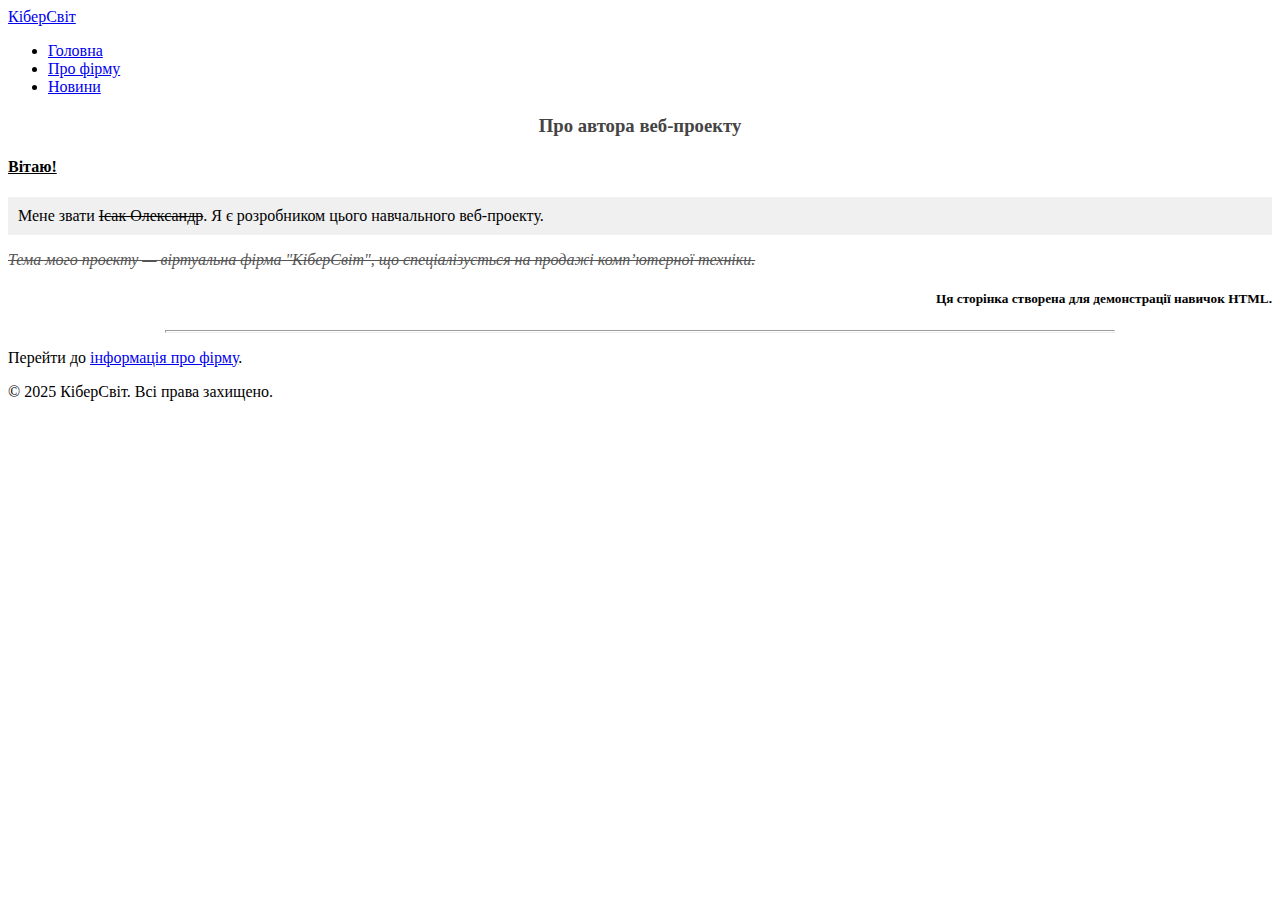
<file: index.html>
<!DOCTYPE html>
<html lang="uk">

<head>
    <meta charset="UTF-8">
    <meta name="viewport" content="width=device-width, initial-scale=1.0">
    <meta name="author" content="Ісак Олександр">
    <title>Сторінка автора</title>
</head>

<body>
    <header class="header">
        <a href="index.html" class="header-logo">КіберСвіт</a>
        <nav class="main-nav">
            <ul>
                <li><a href="index.html">Головна</a></li>
                <li><a href="company.html">Про фірму</a></li>
                <li><a href="news.html" class="active">Новини</a></li>
            </ul>
        </nav>

        <h3 style="font-family: 'Times New Roman', serif; color: #444;" dir="auto" align="center">
            Про автора веб-проекту
        </h3>
    </header>

    <main>
        <h4 align="left" style="text-decoration: underline;" title="Привітання від автора">
            Вітаю!
        </h4>

        <p style="background-color: #f0f0f0; padding: 10px;" dir="ltr" align="left">
            Мене звати
            <strike id="author-name" title="Ім'я автора" lang="uk-UA">Ісак Олександр</strike>.
            Я є розробником цього навчального веб-проекту.
        </p>

        <s dir="ltr" class="project-theme" style="color: #555; font-style: italic;">
            Тема мого проекту — віртуальна фірма "КіберСвіт", що спеціалізується на продажі комп’ютерної техніки.
        </s>

        <h5 title="Інформація про сторінку" align="right" id="page-info">
            Ця сторінка створена для демонстрації навичок HTML.
        </h5>

        <br title="Розрив рядка" class="hidden-break" style="display: none;">

        <hr width="75%" size="3" align="center">

        <nav>
            <p>Перейти до <a href="company.html">інформація про фірму</a>.</p>
        </nav>
    </main>

    <footer class="footer">
        <p>&copy; 2025 КіберСвіт. Всі права захищено.</p>
    </footer>

</body>

</html>
</file>
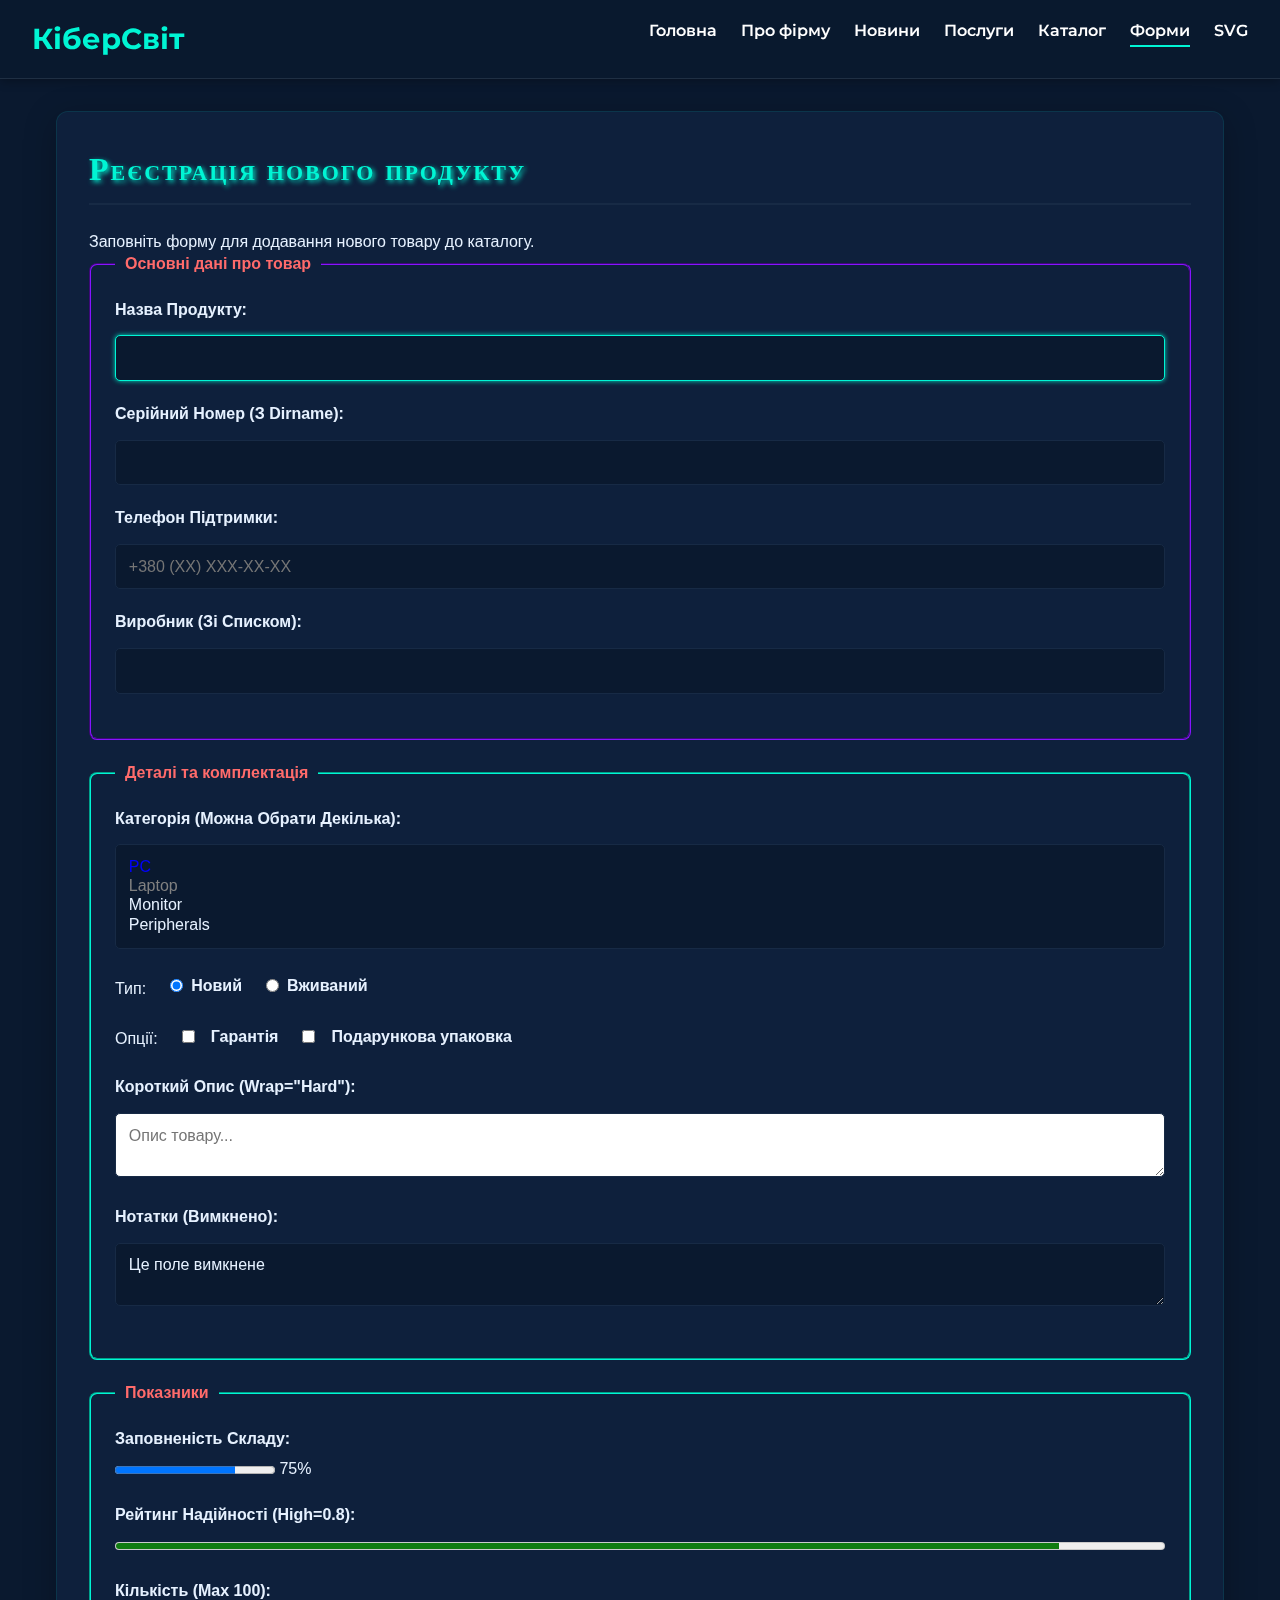
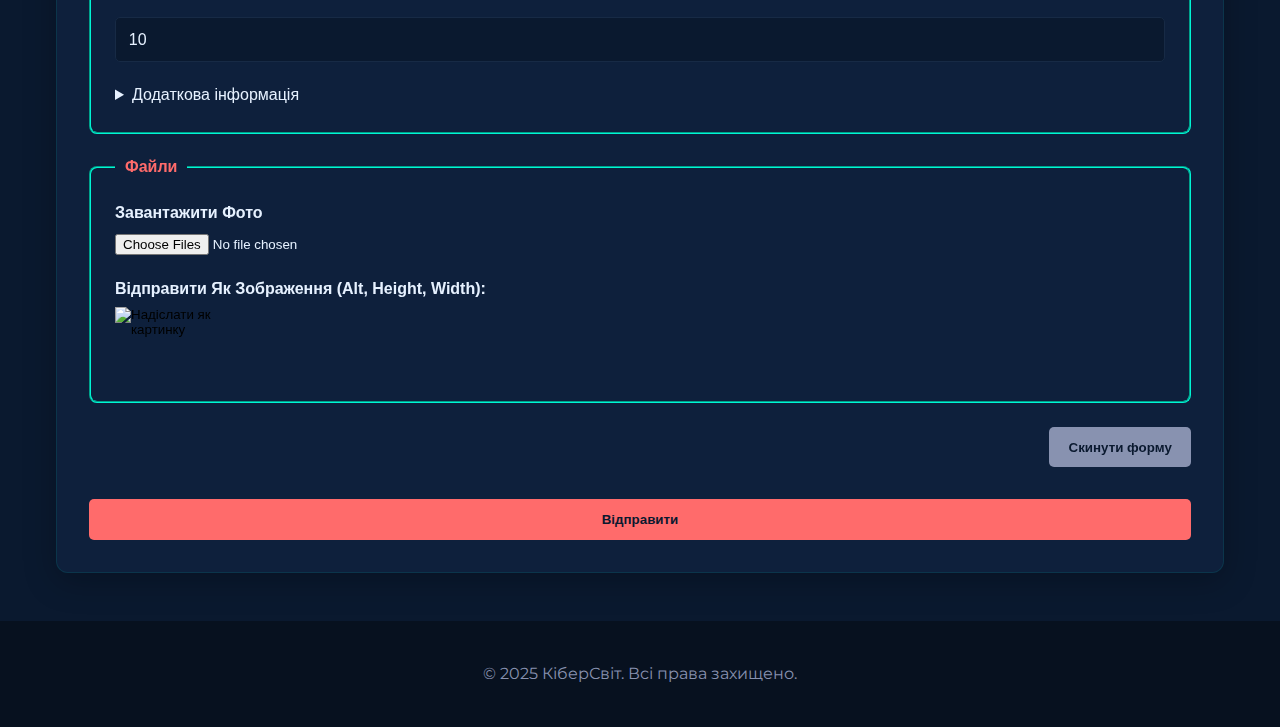
<file: forms.html>
<!DOCTYPE html>
<html lang="uk">

<head>
    <meta charset="UTF-8">
    <title>Форми - КіберСвіт</title>
    <meta name="author" content="Ісак Олександр">
    <meta name="viewport" content="width=device-width, initial-scale=1.0">
    <link rel="stylesheet" href="style.css">
</head>

<body>

    <header class="header">
        <a href="index.html" class="header-logo">КіберСвіт</a>
        <nav class="main-nav">
            <ul>
                <li><a href="index.html">Головна</a></li>
                <li><a href="company.html">Про фірму</a></li>
                <li><a href="news.html">Новини</a></li>
                <li><a href="lists.html">Послуги</a></li>
                <li><a href="tables.html">Каталог</a></li>
                <li><a href="forms.html" class="active">Форми</a></li>
                <li><a href="svg.html">SVG</a></li>
            </ul>
        </nav>
    </header>

    <main class="container">

        <section class="card form-container">
            <h2>Реєстрація нового продукту</h2>
            <p>Заповніть форму для додавання нового товару до каталогу.</p>

            <form id="product-form" class="product-form" lang="uk" autocomplete="on" enctype="multipart/form-data"
                accept-charset="UTF-8" action="#" method="get"
                onsubmit="alert('Форму перевірено на клієнті!'); return false;">

                <fieldset class="form-fieldset" title="Основні дані" style="border-color: #6a11cb;">
                    <legend>Основні дані про товар</legend>

                    <div class="form-field">
                        <label for="product-name">Назва продукту:</label>
                        <input type="text" id="product-name" name="product_name" autofocus required>
                    </div>

                    <div class="form-field">
                        <label for="serial-number">Серійний номер (з dirname):</label>
                        <input type="text" id="serial-number" name="serial_number" dirname="sn_dir">
                    </div>

                    <div class="form-field">
                        <label for="contact-phone">Телефон підтримки:</label>
                        <input type="tel" id="contact-phone" name="contact_phone" placeholder="+380 (XX) XXX-XX-XX">
                    </div>

                    <div class="form-field">
                        <label for="cpu-list">Виробник (зі списком):</label>
                        <input type="text" id="cpu-list" name="cpu_list" list="cpu-datalist">
                        <datalist id="cpu-datalist" class="vendor-list" style="display: none;" lang="en">
                            <option value="Intel"></option>
                            <option value="AMD"></option>
                            <option value="Apple"></option>
                        </datalist>
                    </div>

                </fieldset>

                <fieldset class="form-fieldset" title="Деталі">
                    <legend>Деталі та комплектація</legend>

                    <div class="form-field">
                        <label for="category-select">Категорія (можна обрати декілька):</label>
                        <select id="category-select" name="category" required size="4" multiple>
                            <option id="opt1" style="color: blue;" label="PC">Комп'ютери</option>
                            <option id="opt2" style="color: grey;" label="Laptop" disabled>Ноутбуки (Недоступно)
                            </option>
                            <option id="opt3" label="Monitor">Монітори</option>
                            <option id="opt4" label="Peripherals">Периферія</option>
                        </select>
                    </div>

                    <div class="form-field form-field-inline">
                        <span>Тип:</span>
                        <label><input type="radio" name="product_type" value="new" checked> Новий</label>
                        <label><input type="radio" name="product_type" value="used"> Вживаний</label>
                    </div>

                    <div class="form-field form-field-inline">
                        <span>Опції:</span>
                        <label><input type="checkbox" name="options" value="warranty"> Гарантія</label>
                        <label><input type="checkbox" name="options" value="giftbox"> Подарункова упаковка</label>
                    </div>

                    <div class="form-field">
                        <label for="description">Короткий опис (wrap="hard"):</label>
                        <textarea id="description" name="description" wrap="hard"
                            style="resize: vertical; background: #fff;" placeholder="Опис товару..."
                            cols="80"></textarea>
                    </div>

                    <div class="form-field">
                        <label for="notes">Нотатки (вимкнено):</label>
                        <textarea id="notes" name="notes" disabled>Це поле вимкнене</textarea>
                    </div>

                </fieldset>

                <fieldset class="form-fieldset" title="Показники">
                    <legend>Показники</legend>

                    <div class="form-field">
                        <label for="stock-progress">Заповненість складу:</label>
                        <progress id="stock-progress" value="75" max="100"></progress> 75%
                    </div>

                    <div class="form-field">
                        <label for="reliability-meter">Рейтинг надійності (High=0.8):</label>
                        <meter id="reliability-meter" class="rating-bar" style="width: 100%;" dir="ltr" min="0" max="1"
                            low="0.2" high="0.8" optimum="1" value="0.9">
                            0.9 з 1
                        </meter>
                    </div>

                    <div class="form-field">
                        <label for="quantity">Кількість (Max 100):</label>
                        <input type="number" id="quantity" name="quantity" min="0" max="100" value="10">
                    </div>

                    <details>
                        <summary class="details-summary" title="Натисніть для деталей" dir="auto">
                            Додаткова інформація
                        </summary>
                        <p>Тут можна розмістити приховану інформацію про товар.</p>
                    </details>
                </fieldset>

                <fieldset class="form-fieldset" title="Файли">
                    <legend>Файли</legend>

                    <div class="form-field">
                        <label for="product-image">Завантажити фото</label>
                        <input type="file" id="product-image" name="product_image" accept="image/*" multiple>
                    </div>

                    <div class="form-field">
                        <label>Відправити як зображення (alt, height, width):</label>
                        <input type="image" id="image-submit" name="image_submit"
                            src="https://placehold.co/100x50/6a11cb/ffffff?text=Send" alt="Надіслати як картинку"
                            height="50" width="100" lang="en">
                    </div>
                </fieldset>

                <div class="form-actions">
                    <input type="reset" value="Скинути форму">

                    <button type="submit" name="main_submit" value="submit_v1" form="product-form"
                        formenctype="application/x-www-form-urlencoded">
                        Відправити
                    </button>
                </div>

            </form>
        </section>

    </main>

    <footer class="footer">
        <p>&copy; 2025 КіберСвіт. Всі права захищено.</p>
    </footer>

</body>

</html>
</file>
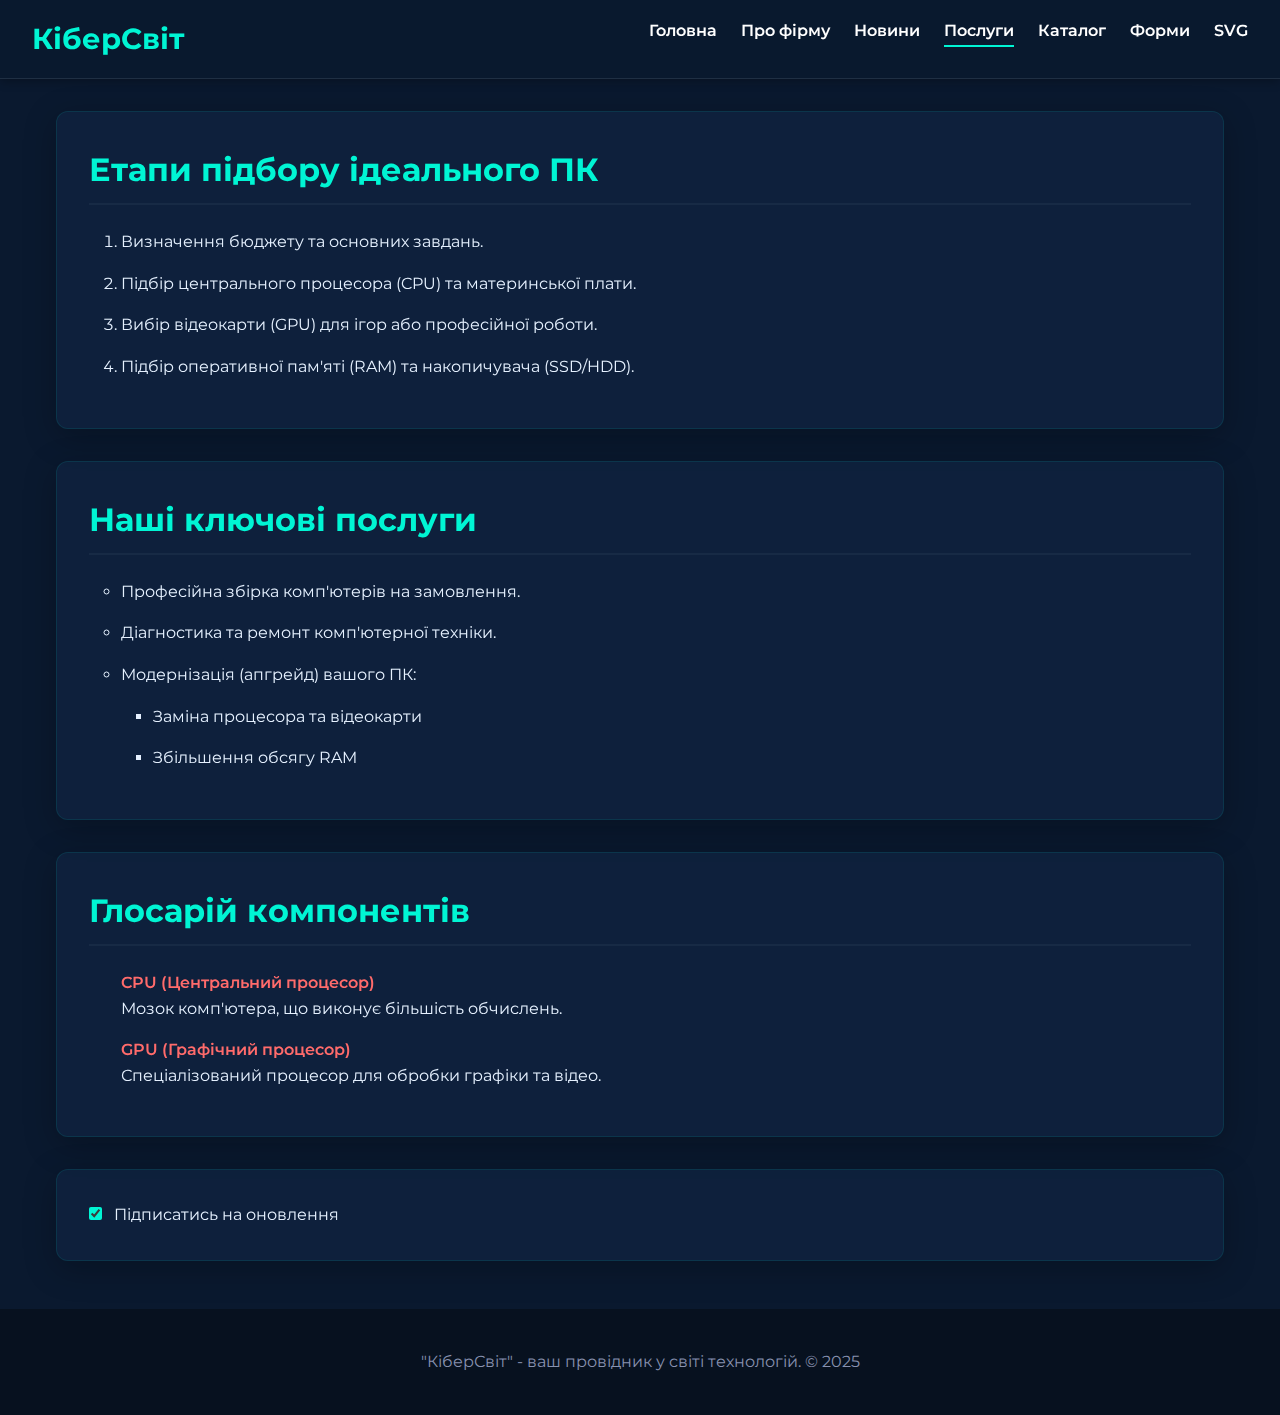
<file: lists.html>
<!DOCTYPE html>
<html lang="uk">
<head>
    <meta charset="UTF-8">
    <title>Послуги та компоненти - КіберСвіт</title>
    <meta name="author" content="Ісак Олександр">
    <meta name="viewport" content="width=device-width, initial-scale=1.0">
    <link rel="stylesheet" href="style.css">
</head>
<body>

    <header class="header">
        <a href="index.html" class="header-logo">КіберСвіт</a>
        <nav class="main-nav">
            <ul>
                <li><a href="index.html">Головна</a></li>
                <li><a href="company.html">Про фірму</a></li>
                <li><a href="news.html">Новини</a></li>
                <li><a href="lists.html" class="active">Послуги</a></li>
                <li><a href="tables.html">Каталог</a></li>
                <li><a href="forms.html">Форми</a></li>
                <li><a href="svg.html">SVG</a></li>
            </ul>
        </nav>
    </header>

    <main class="container">
        
        <section class="card" id="services">
            <h2>Етапи підбору ідеального ПК</h2>
            <ol class="guide-list" type="1" start="1">
                <li title="Визначення бюджету" lang="uk">Визначення бюджету та основних завдань.</li>
                <li>Підбір центрального процесора (CPU) та материнської плати.</li>
                <li value="3">Вибір відеокарти (GPU) для ігор або професійної роботи.</li>
                <li>Підбір оперативної пам'яті (RAM) та накопичувача (SSD/HDD).</li>
            </ol>
        </section>

        <section class="card" id="products">
            <h2>Наші ключові послуги</h2>
            <ul id="services-list" type="circle">
                <li>Професійна збірка комп'ютерів на замовлення.</li>
                <li>Діагностика та ремонт комп'ютерної техніки.</li>
                <li>
                    Модернізація (апгрейд) вашого ПК:
                    <ul type="square" style="margin-top: 1rem;">
                        <li>Заміна процесора та відеокарти</li>
                        <li>Збільшення обсягу RAM</li>
                    </ul>
                </li>
            </ul>
        </section>

        <article class="card">
            <h2>Глосарій компонентів</h2>
            <dl id="component-definitions" class="definitions">
                <dt id="cpu-term" dir="ltr">CPU (Центральний процесор)</dt>
                <dd>Мозок комп'ютера, що виконує більшість обчислень.</dd>
                <dt id="gpu-term" dir="ltr">GPU (Графічний процесор)</dt>
                <dd>Спеціалізований процесор для обробки графіки та відео.</dd>
            </dl>
        </article>

        <div class="card" id="sub-block">
            <label for="newsletter-check">
                <input type="checkbox" id="newsletter-check" class="custom-checkbox" checked>
                <span class="checkbox-label">Підписатись на оновлення</span>
            </label>
        </div>
    </main>

    <footer class="footer">
        <p title="Контактна інформація">
            "КіберСвіт" - ваш провідник у світі технологій. &copy; 2025
        </p>
    </footer>

</body>
</html>
</file>
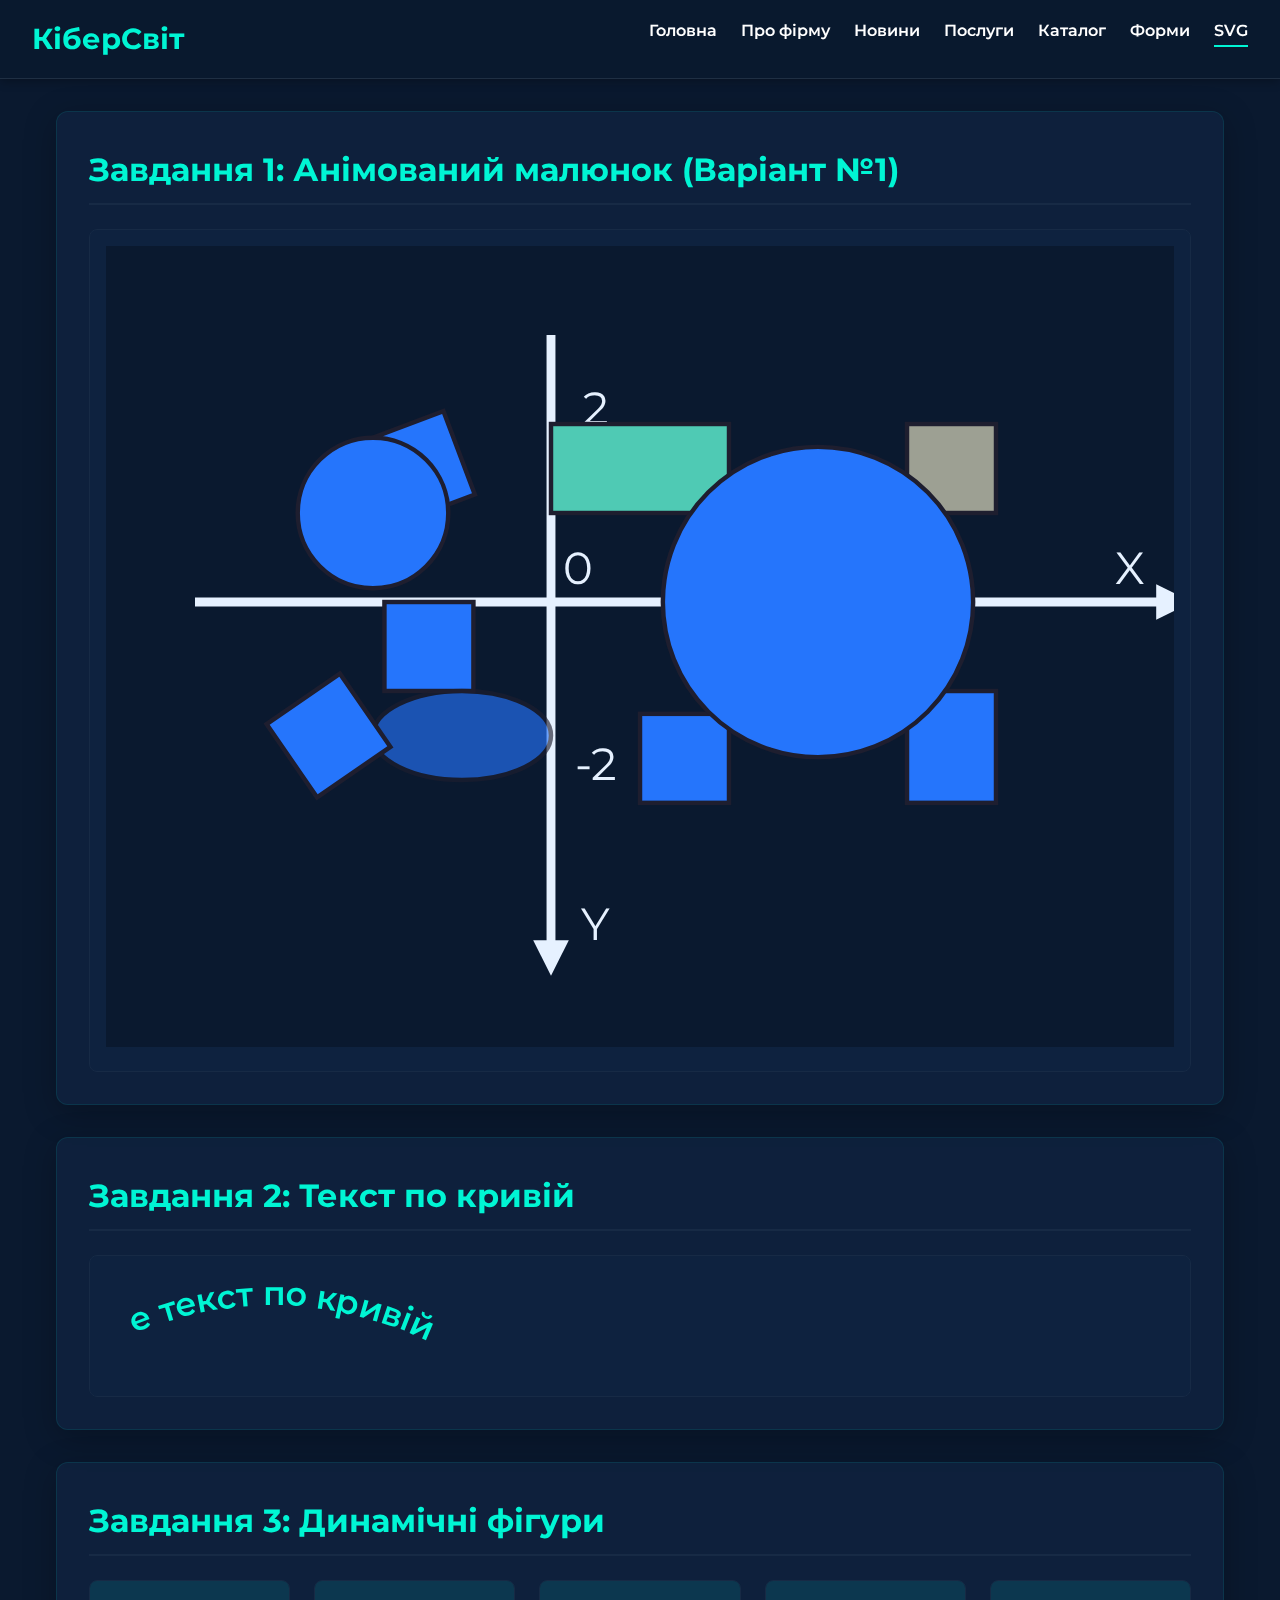
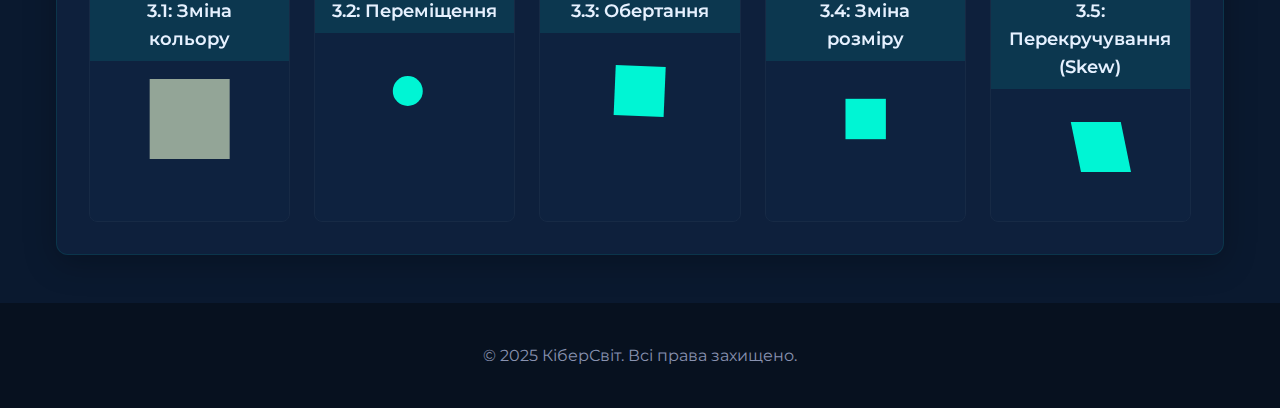
<file: svg.html>
<!DOCTYPE html>
<html lang="uk">

<head>
    <meta charset="UTF-8">
    <title>SVG Демонстрація - КіберСвіт</title>
    <meta name="author" content="Ісак Олександр">
    <meta name="viewport" content="width=device-width, initial-scale=1.0">
    <link rel="stylesheet" href="style.css">
</head>

<body>

    <header class="header">
        <a href="index.html" class="header-logo">КіберСвіт</a>
        <nav class="main-nav">
            <ul>
                <li><a href="index.html">Головна</a></li>
                <li><a href="company.html">Про фірму</a></li>
                <li><a href="news.html">Новини</a></li>
                <li><a href="lists.html">Послуги</a></li>
                <li><a href="tables.html">Каталог</a></li>
                <li><a href="forms.html">Форми</a></li>
                <li><a href="svg.html" class="active">SVG</a></li>
            </ul>
        </nav>
    </header>

    <main class="container">

        <section class="card">
            <h2>Завдання 1: Анімований малюнок (Варіант №1)</h2>
            <div class="svg-container" id="static-drawing">
                <svg viewBox="-5 -4 12 9" xmlns="http://www.w3.org/2000/svg">
                    <defs>
                        <marker id="arrow" viewBox="0 0 10 10" refX="5" refY="5" markerWidth="4" markerHeight="5"
                            orient="auto-start-reverse">
                            <path d="M 0 0 L 10 5 L 0 10 z" />
                        </marker>
                    </defs>

                    <line x1="-4" y1="0" x2="7" y2="0" stroke="#E6F1FF" marker-end="url(#arrow)" />
                    <line x1="0" y1="-3" x2="0" y2="4" stroke="#E6F1FF" marker-end="url(#arrow)" />

                    <text x="6.5" y="-0.2" text-anchor="middle">X</text>
                    <text x="0.5" y="3.8" text-anchor="middle">Y</text>
                    <text x="0.3" y="-0.2" text-anchor="middle">0</text>

                    <text x="2" y="-0.2" text-anchor="middle">2</text>
                    <text x="4" y="-0.2" text-anchor="middle">4</text>
                    <text x="-2" y="-0.2" text-anchor="middle">-2</text>

                    <text x="0.5" y="-2" text-anchor="middle">2</text>
                    <text x="0.5" y="2" text-anchor="middle">-2</text>

                    <rect x="0" y="-2" width="2" height="1">
                        <animate attributeName="fill" values="#00F5D4;#FF6B6B;#00F5D4" dur="5s"
                            repeatCount="indefinite" />
                    </rect>

                    <rect x="-2" y="-2" width="1" height="1">
                        <animateTransform attributeName="transform" type="rotate" from="0 -1.5 -1.5" to="360 -1.5 -1.5"
                            dur="4s" repeatCount="indefinite" />
                    </rect>

                    <circle cx="-2" cy="-1" r="1">
                        <animate attributeName="r" values="1;0.8;1" dur="2s" repeatCount="indefinite" />
                    </circle>

                    <rect x="-2" y="0" width="1" height="1">
                        <animate attributeName="x" from="-2" to="-1.5" dur="3s" direction="alternate"
                            repeatCount="indefinite" />
                    </rect>

                    <ellipse cx="-1" cy="1.5" rx="1" ry="0.5">
                        <animate attributeName="opacity" values="1;0.3;1" dur="3s" repeatCount="indefinite" />
                    </ellipse>

                    <rect x="-3" y="1" width="1" height="1">
                        <animateTransform attributeName="transform" type="rotate" from="0 -2.5 1.5" to="360 -2.5 1.5"
                            dur="5s" repeatCount="indefinite" />
                    </rect>

                    <rect x="1" y="1" width="1" height="1">
                        <animate attributeName="y" from="1" to="1.5" dur="1.5s" direction="alternate"
                            repeatCount="indefinite" />
                    </rect>

                    <rect x="4" y="-2" width="1" height="1">
                        <animate attributeName="fill" values="#FF6B6B;#00F5D4;#FF6B6B" dur="4s"
                            repeatCount="indefinite" />
                    </rect>

                    <rect x="4" y="1" width="1" height="1">
                        <animate attributeName="height" values="1;1.5;1" dur="3s" repeatCount="indefinite" />
                    </rect>

                    <circle cx="3" cy="0" r="2">
                        <animate attributeName="r" values="2;1.5;2" dur="3s" repeatCount="indefinite" />
                    </circle>
                </svg>
            </div>
        </section>

        <section class="card">
            <h2>Завдання 2: Текст по кривій</h2>
            <div class="svg-container" id="text-path">
                <svg viewBox="0 0 100 30" xmlns="http://www.w3.org/2000/svg">
                    <defs>
                        <path id="curvePath" d="M 5,20 Q 50,0 95,20" />
                    </defs>
                    <text>
                        <textPath href="#curvePath" startOffset="50%" text-anchor="middle">
                            Це текст по кривій!
                        </textPath>
                    </text>
                </svg>
            </div>
        </section>

        <section class="card">
            <h2>Завдання 3: Динамічні фігури</h2>
            <div class="animation-grid">

                <div class="animation-cell">
                    <h3>3.1: Зміна кольору</h3>
                    <svg viewBox="0 0 100 100">
                        <rect x="10" y="10" width="80" height="80">
                            <animate attributeName="fill" values="#00F5D4;#FF6B6B;#8892B0;#00F5D4" dur="4s"
                                repeatCount="indefinite" />
                        </rect>
                    </svg>
                </div>

                <div class="animation-cell">
                    <h3>3.2: Переміщення</h3>
                    <svg viewBox="0 0 100 100">
                        <circle cx="20" cy="50" r="15">
                            <animate attributeName="cx" from="20" to="80" dur="2s" begin="0s" repeatCount="indefinite"
                                direction="alternate" />
                        </circle>
                    </svg>
                </div>

                <div class="animation-cell">
                    <h3>3.3: Обертання</h3>
                    <svg viewBox="0 0 100 100">
                        <rect x="25" y="25" width="50" height="50">
                            <animateTransform attributeName="transform" type="rotate" from="0 50 50" to="360 50 50"
                                dur="3s" repeatCount="indefFmite" />
                        </rect>
                    </svg>
                </div>

                <div class="animation-cell">
                    <h3>3.4: Зміна розміру</h3>
                    <svg viewBox="0 0 100 100">
                        <rect x="25" y="25" width="50" height="50" transform-origin="center">
                            <animateTransform attributeName="transform" type="scale" from="1" to="0.5" dur="2s"
                                repeatCount="indefinite" direction="alternate" />
                        </rect>
                    </svg>
                </div>

                <div class="animation-cell">
                    <h3>3.5: Перекручування (Skew)</h3>
                    <svg viewBox="0 0 100 100">
                        <rect x="25" y="25" width="50" height="50">
                            <animateTransform attributeName="transform" type="skewX" from="0" to="30" dur="2s"
                                repeatCount="indefinite" direction="alternate" />
                        </rect>
                    </svg>
                </div>

            </div>
        </section>

    </main>

    <footer class="footer">
        <p>&copy; 2025 КіберСвіт. Всі права захищено.</p>
    </footer>

</body>

</html>
</file>
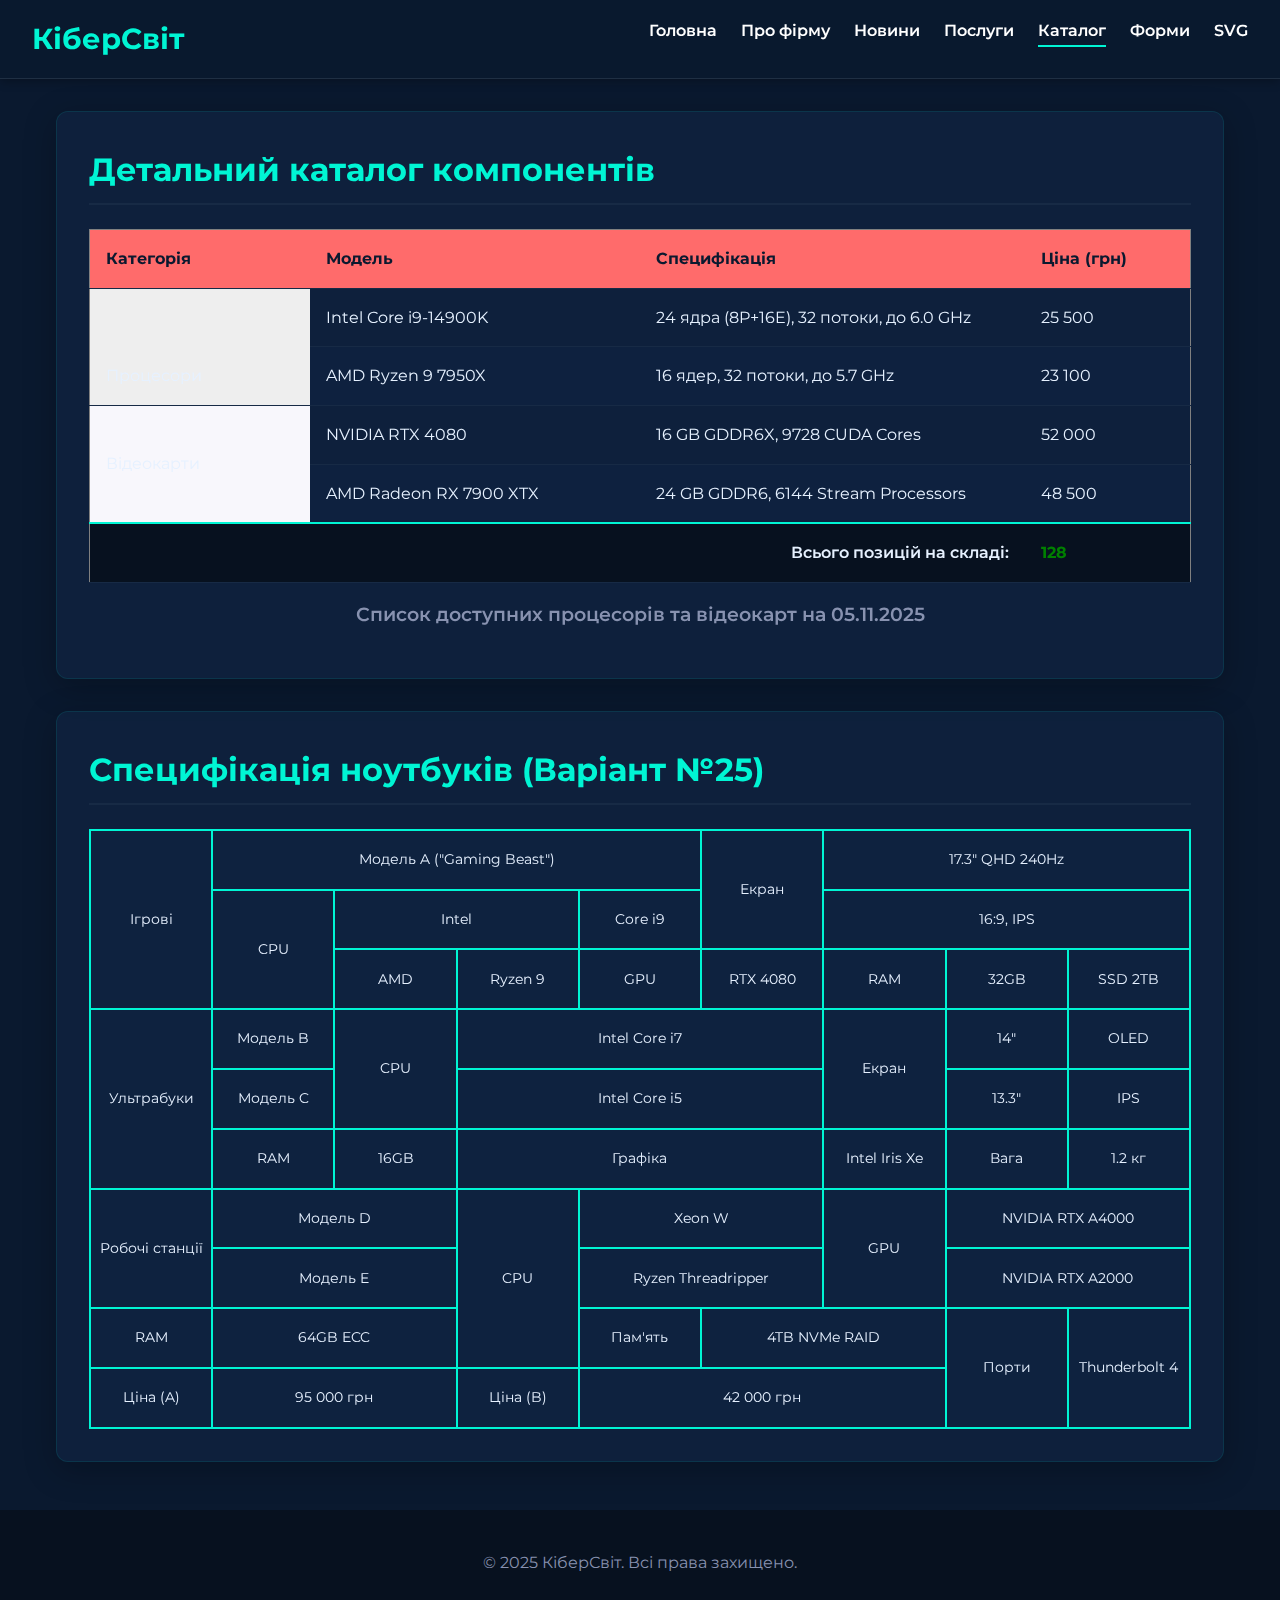
<file: tables.html>
<!DOCTYPE html>
<html lang="uk">
<head>
    <meta charset="UTF-8">
    <title>Каталог та структура - КіберСвіт</title>
    <meta name="author" content="Ісак Олександр">
    <meta name="viewport" content="width=device-width, initial-scale=1.0">
    <link rel="stylesheet" href="style.css">
</head>
<body>

    <header class="header">
        <a href="index.html" class="header-logo">КіберСвіт</a>
        <nav class="main-nav">
            <ul>
                <li><a href="index.html">Головна</a></li>
                <li><a href="company.html">Про фірму</a></li>
                <li><a href="news.html">Новини</a></li>
                <li><a href="lists.html">Послуги</a></li>
                <li><a href="tables.html" class="active">Каталог</a></li>
                <li><a href="forms.html">Форми</a></li>
                <li><a href="svg.html">SVG</a></li>
            </ul>
        </nav>
    </header>

    <main class="container">
        
        <section class="card">
            <h2>Детальний каталог компонентів</h2>
            <div class="table-responsive">
                
                <table title="Каталог продукції" lang="uk-UA" class="product-catalog" id="main-catalog-table" frame="box" cellpadding="10" cellspacing="5">
                    
                    <caption id="table_caption" title="Опис таблиці">
                        Список доступних процесорів та відеокарт на 05.11.2025
                    </caption>
                    
                    <colgroup>
                        <col id="col_category" style="width: 20%; background-color: #f8f7fc;">
                        <col id="col_model" style="width: 30%;">
                        <col id="col_specs" style="width: 35%;">
                        <col id="col_price" style="width: 15%;" span="1" charoff="2">
                    </colgroup>

                    <thead id="table_head">
                        <tr>
                            <th id="th_category" class="header-category" abbr="Кат." colspan="1">Категорія</th>
                            <th id="th_model">Модель</th>
                            <th id="th_specs">Специфікація</th>
                            <th id="th_price">Ціна (грн)</th>
                        </tr>
                    </thead>

                    <tbody id="table_body">
                        <tr>
                            <td rowspan="2" valign="bottom" style="background-color: #eee;" title="Категорія товарів">Процесори</td>
                            <td lang="en">Intel Core i9-14900K</td>
                            <td lang="en">24 ядра (8P+16E), 32 потоки, до 6.0 GHz</td>
                            <td id="price-cell-1" class="numeric-data" valign="middle" char=".">25 500</td>
                        </tr>
                        <tr>
                            <td lang="en">AMD Ryzen 9 7950X</td>
                            <td lang="en">16 ядер, 32 потоки, до 5.7 GHz</td>
                            <td id="price-cell-2" align="right" valign="top">23 100</td>
                        </tr>
                        <tr>
                            <td rowspan="2">Відеокарти</td>
                            <td lang="en">NVIDIA RTX 4080</td>
                            <td lang="en">16 GB GDDR6X, 9728 CUDA Cores</td>
                            <td>52 000</td>
                        </tr>
                        <tr>
                            <td lang="en">AMD Radeon RX 7900 XTX</td>
                            <td lang="en">24 GB GDDR6, 6144 Stream Processors</td>
                            <td>48 500</td>
                        </tr>
                    </tbody>

                    <tfoot id="table_foot">
                        <tr>
                            <td colspan="3" style="text-align: right;">Всього позицій на складі:</td>
                            <td id="total-count" style="font-weight: bold; color: green;">128</td>
                        </tr>
                    </tfoot>
                </table>
            </div>
        </section>

        <section class="card">
            <h2>Специфікація ноутбуків (Варіант №25)</h2>
            
            <table class="variant-table" title="Структура згідно варіанту №25" style="border-color: red;" dir="ltr" align="center" width="90%">
                <tbody>
                    <tr>
                        <td rowspan="3">Ігрові</td>
                        <td colspan="4">Модель A ("Gaming Beast")</td>
                        <td rowspan="2">Екран</td>
                        <td colspan="3">17.3" QHD 240Hz</td>
                    </tr>
                    <tr>
                        <td rowspan="2">CPU</td>
                        <td colspan="2">Intel</td>
                        <td>Core i9</td>
                        <td colspan="3">16:9, IPS</td>
                    </tr>
                    <tr>
                        <td>AMD</td>
                        <td>Ryzen 9</td>
                        <td>GPU</td>
                        <td>RTX 4080</td>
                        <td>RAM</td>
                        <td>32GB</td>
                        <td>SSD 2TB</td>
                    </tr>
                    <tr>
                        <td rowspan="3">Ультрабуки</td>
                        <td>Модель B</td>
                        <td rowspan="2">CPU</td>
                        <td colspan="3">Intel Core i7</td>
                        <td rowspan="2">Екран</td>
                        <td>14"</td>
                        <td>OLED</td>
                    </tr>
                    <tr>
                        <td>Модель C</td>
                        <td colspan="3">Intel Core i5</td>
                        <td>13.3"</td>
                        <td>IPS</td>
                    </tr>
                    <tr>
                        <td>RAM</td>
                        <td>16GB</td>
                        <td colspan="3">Графіка</td>
                        <td>Intel Iris Xe</td>
                        <td>Вага</td>
                        <td>1.2 кг</td>
                    </tr>
                    <tr>
                        <td rowspan="2">Робочі станції</td>
                        <td colspan="2">Модель D</td>
                        <td rowspan="3">CPU</td>
                        <td colspan="2">Xeon W</td>
                        <td rowspan="2">GPU</td>
                        <td colspan="2">NVIDIA RTX A4000</td>
                    </tr>
                    <tr>
                        <td colspan="2">Модель E</td>
                        <td colspan="2">Ryzen Threadripper</td>
                        <td colspan="2">NVIDIA RTX A2000</td>
                    </tr>
                    <tr>
                        <td>RAM</td>
                        <td colspan="2">64GB ECC</td>
                        <td>Пам'ять</td>
                        <td colspan="2">4TB NVMe RAID</td>
                        <td rowspan="2">Порти</td>
                        <td rowspan="2">Thunderbolt 4</td>
                    </tr>
                    <tr>
                        <td>Ціна (A)</td>
                        <td colspan="2">95 000 грн</td>
                        <td>Ціна (B)</td>
                        <td colspan="3">42 000 грн</td>
                    </tr>
                </tbody>
            </table>
        </section>

    </main>

    <footer class="footer">
        <p>&copy; 2025 КіберСвіт. Всі права захищено.</p>
    </footer>

</body>
</html>
</file>
<file: style.css>
@import url('https://fonts.googleapis.com/css2?family=Montserrat:wght@400;600;700&display=swap');

@keyframes blob-morph {
    0% {
        border-radius: 40% 60% 70% 30% / 30% 50% 50% 70%;
    }

    100% {
        border-radius: 30% 70% 20% 80% / 50% 40% 60% 50%;
    }
}

* {
    margin: 0;
    padding: 0;
    box-sizing: border-box;
}

body {
    font-family: 'Montserrat', sans-serif;
    color: #E6F1FF;
    background-color: #0A192F;
    line-height: 1.6;
}

a {
    color: #00F5D4;
    text-decoration: none;
    transition: color 0.3s;
}

a:hover {
    color: #FF6B6B;
}

img {
    max-width: 100%;
    height: auto;
}

h1,
h2,
h3 {
    color: #00F5D4;
    margin-bottom: 1.5rem;
    font-weight: 700;
}

h1 {
    font-size: 2.5em;
}

h2 {
    font-size: 2em;
    border-bottom: 2px solid #172A45;
    padding-bottom: 0.5rem;
}

h3 {
    font-size: 1.5em;
    color: #FF6B6B;
}

.header {
    background: rgba(10, 25, 47, 0.75);
    backdrop-filter: blur(12px);
    -webkit-backdrop-filter: blur(12px);
    color: #ffffff;
    padding: 1rem 2rem;
    display: flex;
    justify-content: space-between;
    align-items: center;
    box-shadow: 0 2px 10px rgba(0, 0, 0, 0.3);
    border-bottom: 1px solid rgba(230, 241, 255, 0.1);
    position: sticky;
    top: 0;
    z-index: 100;
}

.header-logo {
    font-size: 1.8em;
    font-weight: 700;
    color: #00F5D4;
}

.main-nav ul {
    list-style: none;
    display: flex;
}

.main-nav li {
    margin-left: 1.5rem;
}

.main-nav a {
    color: #ffffff;
    font-weight: 600;
    padding-bottom: 5px;
    border-bottom: 2px solid transparent;
    transition: border-bottom 0.3s;
}

.main-nav a:hover,
.main-nav a.active {
    border-bottom-color: #00F5D4;
}

.container {
    max-width: 1200px;
    margin: 2rem auto;
    padding: 0 1rem;
}

.card {
    background: rgba(16, 36, 66, 0.7);
    backdrop-filter: blur(10px);
    -webkit-backdrop-filter: blur(10px);
    border: 1px solid rgba(0, 245, 212, 0.1);
    padding: 2rem;
    margin-bottom: 2rem;
    border-radius: 12px;
    box-shadow: 0 8px 32px rgba(0, 0, 0, 0.25);
    overflow: hidden;
}

.footer {
    background-color: #07111F;
    color: #8892B0;
    padding: 2.5rem 1rem;
    text-align: center;
    margin-top: 3rem;
}

.hero {
    text-align: center;
    padding: 4rem 2rem;
}

.hero p {
    font-size: 1.2em;
    margin-bottom: 1rem;
}

.gradient-text {
    background: linear-gradient(90deg, #FF6B6B 0%, #00F5D4 100%);
    -webkit-background-clip: text;
    -webkit-text-fill-color: transparent;
    background-clip: text;
    text-fill-color: transparent;
    text-align: center;
    margin-bottom: 2rem;
}

.news-layout {
    display: flex;
    flex-wrap: wrap;
    gap: 2rem;
    align-items: flex-start;
}

.articles-column {
    flex: 3;
    min-width: 300px;
}

.news-article {
    position: relative;
    transition: transform 0.3s ease, box-shadow 0.3s ease;
    margin-bottom: 2.5rem;
}

.news-article:hover {
    transform: translateY(-8px);
    box-shadow: 0 15px 35px rgba(0, 245, 212, 0.1);
}

.article-image {
    width: 100%;
    height: 250px;
    object-fit: cover;
    border-radius: 12px 12px 0 0;
    margin: -2rem -2rem 1.5rem -2rem;
}

.post-date {
    position: absolute;
    top: 1rem;
    right: 1rem;
    background-color: rgba(255, 107, 107, 0.8);
    color: #0A192F;
    padding: 5px 12px;
    border-radius: 20px;
    font-size: 0.85em;
    font-weight: 600;
    backdrop-filter: blur(5px);
    z-index: 10;
}

.read-more-link {
    display: inline-block;
    margin-top: 1.5rem;
    font-weight: 600;
    padding-bottom: 3px;
    border-bottom: 2px solid #00F5D4;
}

.sidebar {
    flex: 1;
    min-width: 280px;
    position: sticky;
    top: 6.5rem;
}

.widget {
    background: rgba(16, 36, 66, 0.7);
    backdrop-filter: blur(10px);
    -webkit-backdrop-filter: blur(10px);
    border: 1px solid rgba(0, 245, 212, 0.1);
    padding: 2rem;
    border-radius: 12px;
    box-shadow: 0 8px 32px rgba(0, 0, 0, 0.25);
    margin-bottom: 2rem;
}

.code-snippet {
    background-color: #07111F;
    color: #E6F1FF;
    padding: 1.5rem;
    border-radius: 8px;
    margin: 1.5rem 0;
    font-family: 'Courier New', Courier, monospace;
    overflow-x: auto;
}

.code-keyword {
    color: #00F5D4;
}

.code-func {
    color: #FF6B6B;
}

.code-comment {
    color: #8892B0;
}

.category-list {
    display: flex;
    flex-wrap: wrap;
    gap: 0.5rem;
}

.category-list a {
    background-color: rgba(0, 245, 212, 0.1);
    color: #00F5D4;
    padding: 0.5rem 1rem;
    border-radius: 20px;
    font-size: 0.9em;
    font-weight: 600;
    transition: background-color 0.3s, color 0.3s;
}

.category-list a:hover {
    background-color: #00F5D4;
    color: #0A192F;
}

ol,
ul,
dl {
    padding-left: 2rem;
}

li,
dd {
    margin-bottom: 1rem;
    line-height: 1.6;
}

dt {
    font-weight: 600;
    color: #FF6B6B;
    margin-top: 1rem;
}

.table-responsive {
    width: 100%;
    overflow-x: auto;
}

.product-catalog {
    width: 100%;
    border-collapse: collapse;
    min-width: 600px;
}

.product-catalog caption {
    font-size: 1.2em;
    font-weight: 600;
    padding: 1rem;
    caption-side: bottom;
    color: #8892B0;
}

.product-catalog th,
.product-catalog td {
    padding: 1rem;
    text-align: left;
    border-bottom: 1px solid #172A45;
}

.videocards,
.cpus {
    background: rgb(7, 46, 105);
}

.product-catalog thead {
    background: #FF6B6B;
    color: #0A192F;
}

.product-catalog tbody tr:nth-child(even) {
    background-color: rgba(16, 36, 66, 0.5);
}

.product-catalog tbody tr:hover {
    background-color: rgba(0, 245, 212, 0.1);
}

.product-catalog tfoot {
    background: #07111F;
    font-weight: 600;
    border-top: 2px solid #00F5D4;
}

.variant-table {
    width: 100%;
    height: 600px;
    border-collapse: collapse;
    table-layout: fixed;
}

.variant-table td {
    border: 2px solid #00F5D4;
    background: rgba(16, 36, 66, 0.7);
    padding: 0.5rem;
    text-align: center;
    vertical-align: middle;
    font-size: 0.9em;
}

input[type="email"],
input[type="text"],
input[type="number"],
input[type="tel"],
textarea,
select {
    width: 100%;
    padding: 0.8rem;
    margin-top: 0.5rem;
    border-radius: 5px;
    border: 1px solid #172A45;
    background: #0A192F;
    color: #E6F1FF;
    font-family: 'Montserrat', sans-serif;
}

input[type="checkbox"] {
    accent-color: #00F5D4;
    margin-right: 0.5rem;
}

button[type="submit"] {
    width: 100%;
    padding: 0.8rem;
    border: none;
    border-radius: 5px;
    background: #FF6B6B;
    color: #0A192F;
    font-weight: 600;
    cursor: pointer;
    margin-top: 1rem;
    transition: background-color 0.3s;
}

button[type="submit"]:hover {
    background-color: #00F5D4;
}

.navigation-grid {
    display: grid;
    grid-template-columns: repeat(auto-fit, minmax(200px, 1fr));
    gap: 1.5rem;
    margin-top: 2rem;
}

.nav-grid-item {
    display: block;
    padding: 2rem 1.5rem;
    background-color: rgba(16, 36, 66, 0.7);
    backdrop-filter: blur(10px);
    border: 1px solid rgba(0, 245, 212, 0.1);
    text-align: center;
    text-decoration: none;
    color: #E6F1FF;
    transition: transform 0.3s ease, box-shadow 0.3s ease;

    animation: blob-morph 10s infinite alternate;

    opacity: 0;
    transform: translateY(20px);
    transition-property: opacity, transform, box-shadow;
    transition-duration: 0.5s;
    transition-timing-function: ease-out;
}

#site-navigation.is-visible .nav-grid-item {
    opacity: 1;
    transform: translateY(0);
}

#site-navigation.is-visible .nav-grid-item:nth-child(1) {
    transition-delay: 0.1s;
}

#site-navigation.is-visible .nav-grid-item:nth-child(2) {
    transition-delay: 0.2s;
}

#site-navigation.is-visible .nav-grid-item:nth-child(3) {
    transition-delay: 0.3s;
}

#site-navigation.is-visible .nav-grid-item:nth-child(4) {
    transition-delay: 0.4s;
}

#site-navigation.is-visible .nav-grid-item:nth-child(5) {
    transition-delay: 0.5s;
}

#site-navigation.is-visible .nav-grid-item:nth-child(6) {
    transition-delay: 0.6s;
}


.nav-grid-item:hover {
    transform: translateY(-8px);
    box-shadow: 0 10px 25px rgba(0, 245, 212, 0.2);
    animation-play-state: paused;
}

.nav-grid-item .icon {
    font-size: 3rem;
    display: block;
    margin-bottom: 1rem;
    background: linear-gradient(90deg, #FF6B6B 0%, #00F5D4 100%);
    -webkit-background-clip: text;
    -webkit-text-fill-color: transparent;
    background-clip: text;
    text-fill-color: transparent;
}

.nav-grid-item h3 {
    color: #00F5D4;
    margin-bottom: 0.5rem;
}

.nav-grid-item p {
    font-size: 0.9em;
    color: #E6F1FF;
    line-height: 1.4;
}

.form-container {
    font-family: 'Lucida Sans', 'Lucida Sans Unicode', 'Arial Narrow', sans-serif;
    font-weight: 200;
    font-stretch: normal;
}

.form-container h2 {
    font-family: fantasy;
    font-weight: 800;
    font-variant: small-caps;
    text-shadow: #00F5D4 2px 2px 5px;
    letter-spacing: 2px;
}

.product-form fieldset {
    border: 2px groove #00F5D4;
    margin-bottom: 1.5rem;
    padding: 1.5rem;
    border-radius: 8px;
}

.product-form legend {
    font: message-box;
    font-weight: 600;
    font-style: normal;
    padding: 0 10px;
    color: #FF6B6B;
}

.form-field {
    margin-bottom: 1.25rem;
}

.form-field label {
    display: block;
    font-weight: 600;
    margin-bottom: 5px;
    text-transform: capitalize;
    font-stretch: semi-expanded;
}

.form-field input[type="text"],
.form-field input[type="tel"],
.form-field input[type="number"],
.form-field textarea,
.form-field select {
    font-family: 'Gill Sans MT', sans-serif;
    font-size: 16px;
}

.form-field input:focus,
.form-field textarea:focus {
    border-color: #00F5D4;
    box-shadow: 0 0 5px #00F5D4e0;
    outline: none;
}

.form-field-inline {
    display: flex;
    align-items: center;
    gap: 1.5rem;
    font-stretch: extra-condensed;
}

.form-field-inline label {
    display: flex;
    align-items: center;
    gap: 0.5rem;
    text-transform: none;
}

.form-field-inline input {
    width: auto;
}

.form-actions {
    display: flex;
    gap: 1rem;
    flex-wrap: wrap;
    justify-content: flex-end;
    text-align: right;
    word-spacing: 10px;
}

.form-actions button,
.form-actions input[type="submit"],
.form-actions input[type="reset"],
.form-actions input[type="button"] {
    padding: 0.8rem 1.2rem;
    border: none;
    border-radius: 5px;
    background: #FF6B6B;
    color: #0A192F;
    font-weight: 600;
    cursor: pointer;
    transition: background-color 0.3s;
}

.form-actions input[type="reset"] {
    background-color: #8892B0;
    color: #0A192F;
}

.form-actions input[type="submit"][formnovalidate] {
    background-color: #e67e22;
}

.form-actions button:hover,
.form-actions input[type="submit"]:hover,
.form-actions input[type="button"]:hover {
    background-color: #00F5D4;
}

.form-actions input[type="reset"]:hover {
    background-color: #555;
}

.form-actions input[type="submit"][formnovalidate]:hover {
    background-color: #d35400;
}

@media print {
    body {
        size: portrait;
        page: auto;
        background: #fff;
        color: #000;
    }

    .card,
    .form-field {
        page-break-inside: avoid;
    }

    @page {
        marks: cross;
    }

    p {
        orphans: 3;
        widows: 3;
    }
}

@media speech {

    h1,
    h2 {
        volume: x-loud;
        speech-rate: x-slow;
        pitch: x-low;
        pitch-range: 40;
        cue-before: url("beep.mp3");
        pause-after: 200ms;
    }

    .product-form {
        speak-punctuation: code;
        speak-numeral: continuous;
    }

    .form-field label {
        volume: medium;
        speech-rate: x-fast;
        azimuth: center-right;
        elevation: lower;
        richness: 80;
    }

    .form-actions {
        play-during: url("music.mp3") mix repeat;
        pause-before: 500ms;
    }
}

.svg-container {
    width: 100%;
    background-color: rgba(16, 36, 66, 0.7);
    border: 1px solid #172A45;
    border-radius: 8px;
    padding: 1rem;
}

#static-drawing svg {
    background-color: #0A192F;
}

#static-drawing ellipse,
#static-drawing circle,
#static-drawing rect {
    fill: #2575fc;
    stroke: #1e1e2f;
    stroke-width: 0.05px;
}

#static-drawing text {
    font-size: 0.5px;
    font-family: 'Montserrat', sans-serif;
    fill: #E6F1FF;
}

#static-drawing line {
    stroke-width: 0.1px;
}

#static-drawing defs path {
    fill: #E6F1FF;
}

#text-path svg {
    height: 100px;
}

#text-path path {
    fill: none;
    stroke: #172A45;
    stroke-dasharray: 4px 2px;
}

#text-path text {
    font-size: 10px;
    font-weight: 600;
    fill: #00F5D4;
}

.animation-grid {
    display: grid;
    grid-template-columns: repeat(auto-fit, minmax(200px, 1fr));
    gap: 1.5rem;
    text-align: center;
}

.animation-cell {
    background: rgba(16, 36, 66, 0.7);
    border: 1px solid #172A45;
    border-radius: 8px;
    padding-bottom: 1rem;
    overflow: hidden;
}

.animation-cell h3 {
    font-size: 1.1em;
    font-weight: 600;
    color: #E6F1FF;
    padding: 1rem 1rem 0.5rem 1rem;
    margin-bottom: 0.5rem;
    border: none;
    background: rgba(0, 245, 212, 0.1);
}

.animation-cell svg {
    width: 80%;
    height: 100px;
    fill: #00F5D4;
}
</file>
